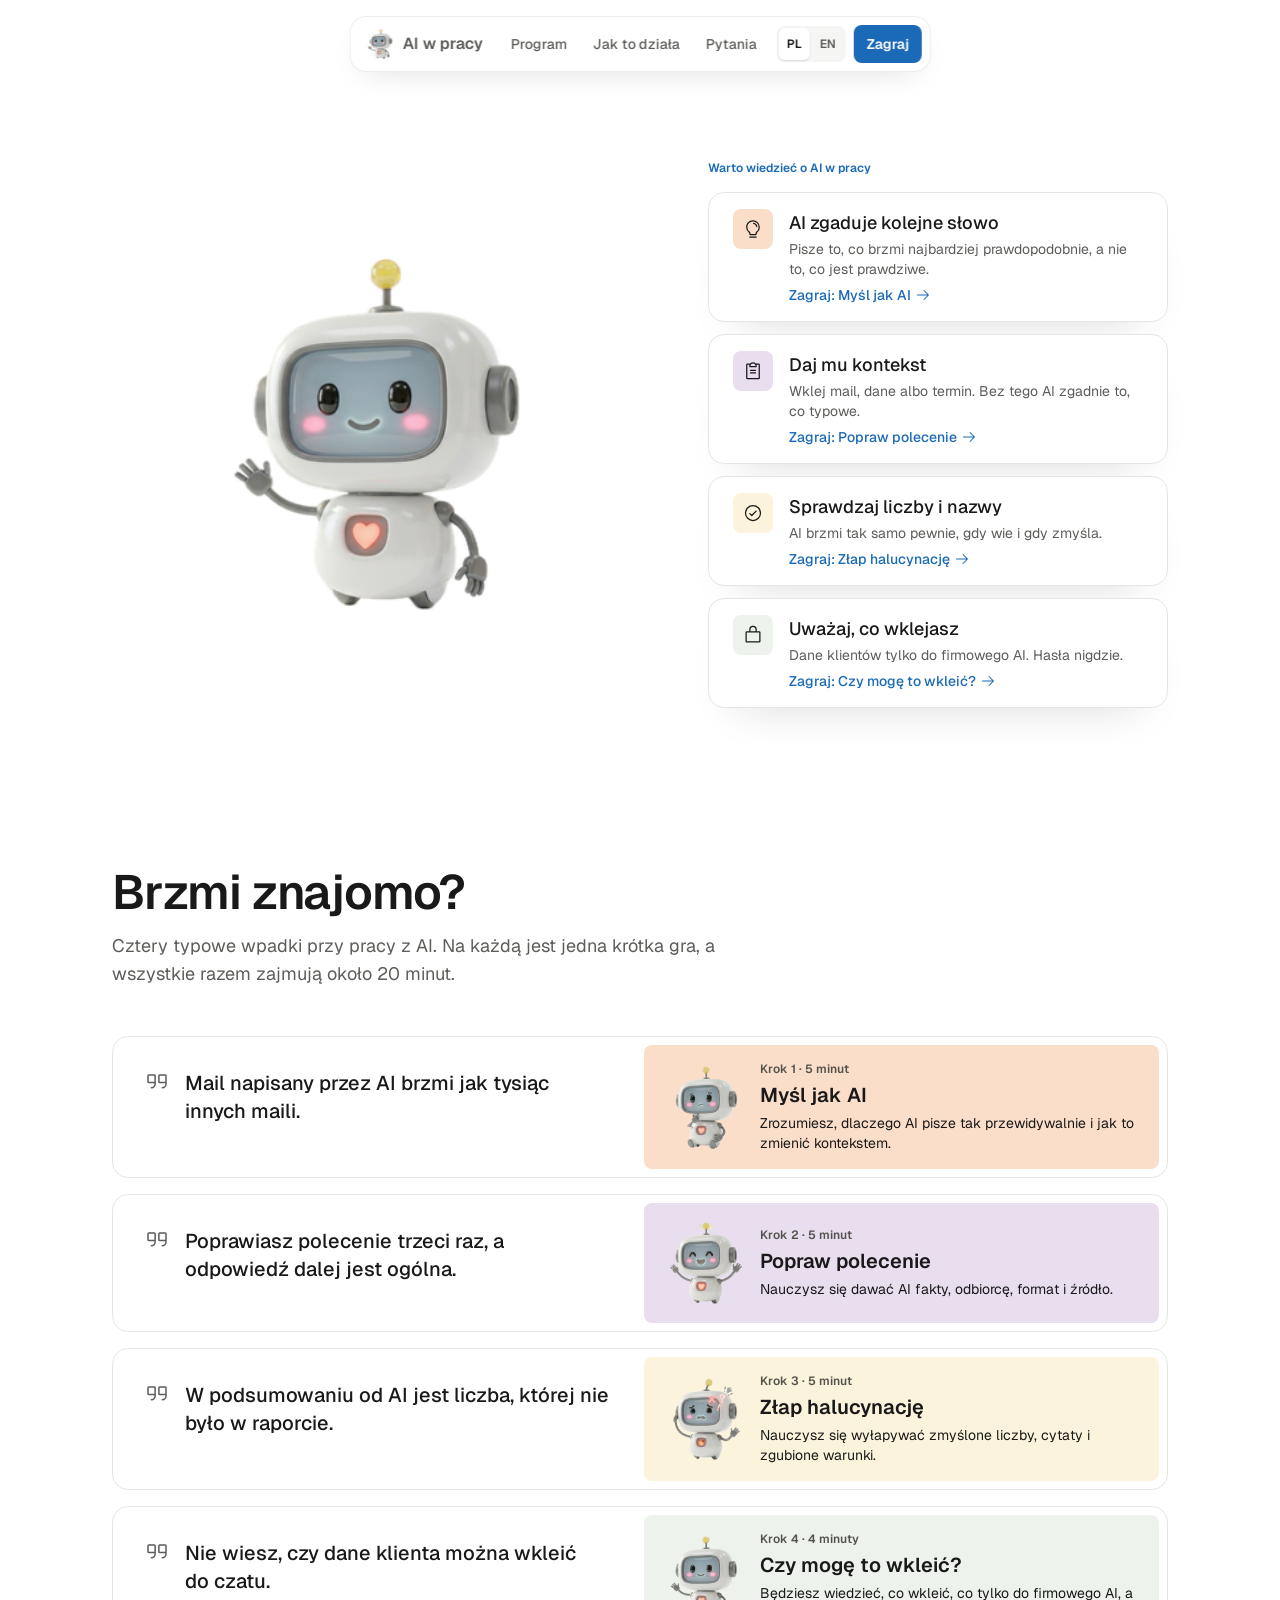
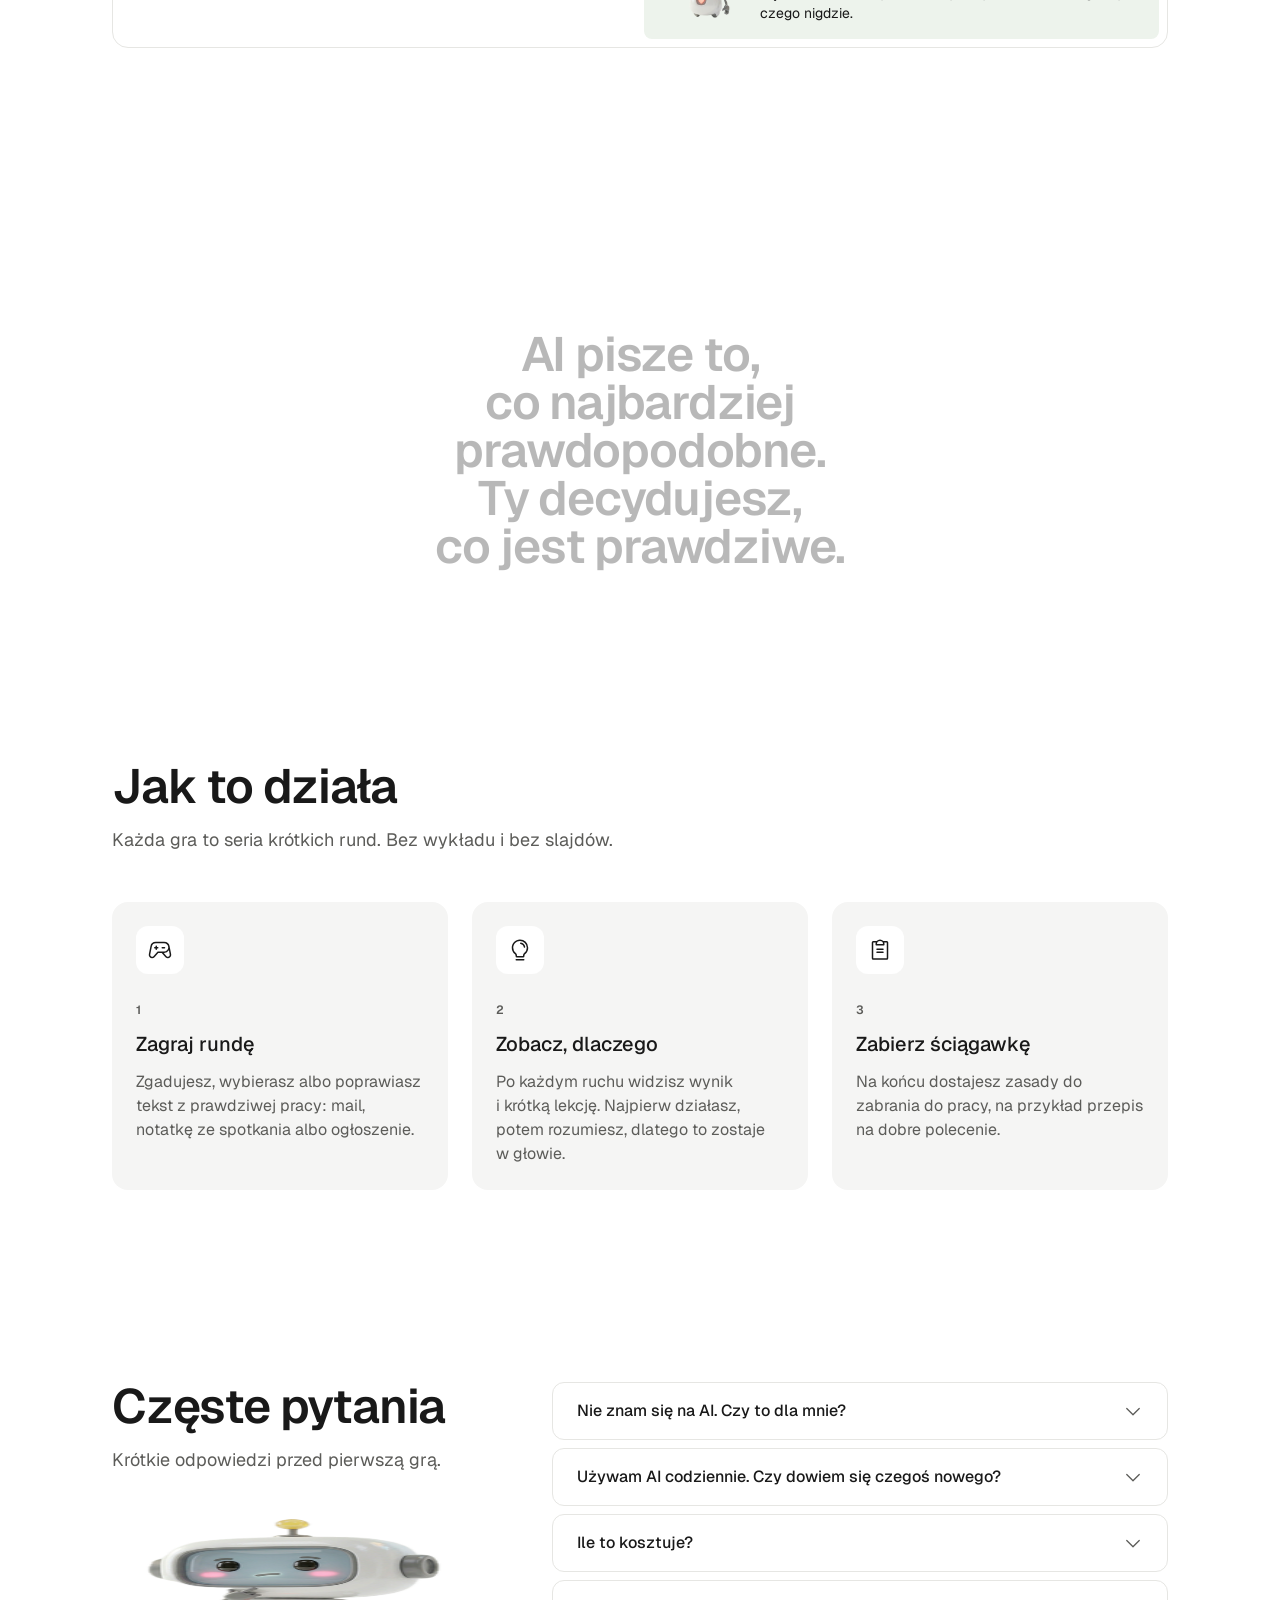
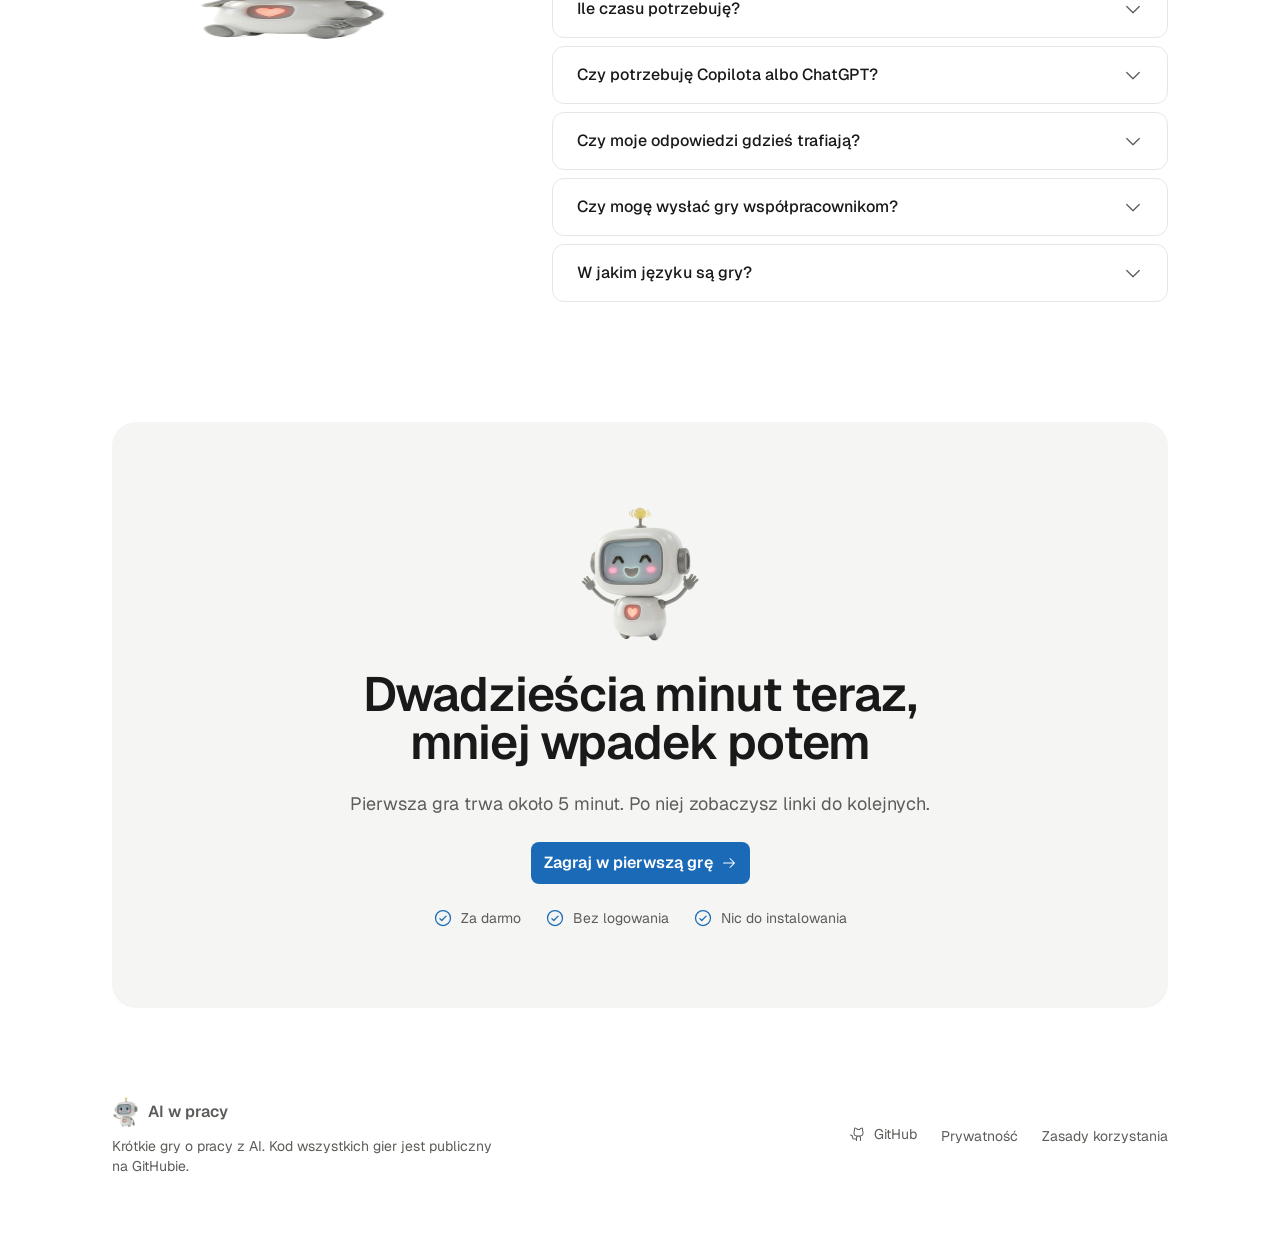
<file: index.html>
<!doctype html>
<html lang="pl">
<head>
<meta charset="utf-8">
<meta name="viewport" content="width=device-width, initial-scale=1">
<meta name="color-scheme" content="light">
<title>AI w pracy: pracuj z AI bez wpadek</title>
<meta name="description" content="Cztery krótkie gry dla osób, które używają Copilota albo ChatGPT. W 20 minut nauczysz się pisać lepsze polecenia, wyłapywać zmyślone liczby i chronić dane firmy. Za darmo, bez logowania. Also in English.">
<link rel="canonical" href="https://kian09j.github.io/">
<!-- Link preview for LinkedIn and other social sites -->
<meta property="og:type" content="website">
<meta property="og:url" content="https://kian09j.github.io/">
<meta property="og:title" content="AI w pracy: pracuj z AI bez wpadek">
<meta property="og:description" content="Cztery krótkie gry, około 20 minut, za darmo i bez logowania. PL / EN.">
<meta property="og:image" content="https://kian09j.github.io/og-image.png">
<meta property="og:image:width" content="1200">
<meta property="og:image:height" content="630">
<meta property="og:image:alt" content="Robot Bajtek i tytuł serii AI w pracy">
<meta name="twitter:card" content="summary_large_image">
<link rel="icon" href="data:image/svg+xml,%3Csvg xmlns='http://www.w3.org/2000/svg' viewBox='0 0 120 120'%3E%3Cpath d='M60 26V13' stroke='%2337352f' stroke-width='5' stroke-linecap='round'/%3E%3Ccircle cx='60' cy='10' r='8' fill='%23f5c84c' stroke='%2337352f' stroke-width='4'/%3E%3Crect x='10' y='26' width='100' height='84' rx='28' fill='%23ffffff' stroke='%2337352f' stroke-width='6'/%3E%3Crect x='24' y='42' width='72' height='52' rx='16' fill='%23f1f1ef' stroke='%2337352f' stroke-width='4'/%3E%3Cellipse cx='45' cy='66' rx='7' ry='10' fill='%2337352f'/%3E%3Cellipse cx='75' cy='66' rx='7' ry='10' fill='%2337352f'/%3E%3C/svg%3E">
<link rel="preload" href="fonts/geist-latin-wght-normal.woff2" as="font" type="font/woff2" crossorigin>
<link rel="preload" href="fonts/geist-latin-ext-wght-normal.woff2" as="font" type="font/woff2" crossorigin>
<link rel="stylesheet" href="site.css">
<script>document.documentElement.classList.add("js");</script>
<style>
  :root {
    --success: #2a7348;
    --success-soft: #e2f1e7;
    --bar: #ececea;
    --bar-top: #d3e5f6;
  }

  /* Nav: a small button for the main action, from 768px up (on phones it lives in the menu) */
  .nav-cta { display: none; }
  @media (min-width: 768px) { .nav-cta { display: inline-flex; } }

  /* Hero: a big Bajtek on the left, tip cards on the right */
  .hero-inner { display: grid; justify-items: center; gap: var(--space-300); padding-top: var(--space-900); padding-bottom: var(--space-700); }
  .hero-bajtek { width: auto; height: 180px; animation: float 6s ease-in-out infinite; }
  @keyframes float { 50% { transform: translateY(calc(var(--space-100) * -1)); } }
  .hero-inner .tips { width: 100%; max-width: 560px; }
  @media (min-width: 960px) {
    .hero { padding-top: var(--space-700); }
    .hero-inner { grid-template-columns: minmax(0, 1fr) minmax(0, 460px); align-items: center; gap: var(--space-600); }
    .hero-bajtek { height: 380px; }
    .hero-inner .tips { max-width: none; }
  }

  /* Tips: four short cards about how AI works, each tied to the game that teaches it */
  .tips { position: relative; display: flex; flex-direction: column; gap: var(--space-200); }
  .tips-kicker { color: var(--accent); }
  .tip-list { display: flex; flex-direction: column; gap: var(--space-100); }
  .tip {
    display: flex; align-items: flex-start; gap: var(--space-200); padding: var(--space-200) var(--space-300);
    border: 1px solid var(--line); border-radius: var(--radius-2xl); background: var(--bg);
    box-shadow: 0 24px 48px -32px rgba(25, 25, 25, 0.22);
    transition: border-color var(--dur-hover) var(--ease), transform var(--dur) var(--ease);
  }
  .tip:hover { border-color: var(--line-strong); transform: translateY(-2px); }
  .tip-icon { flex-shrink: 0; display: grid; place-items: center; width: 40px; height: 40px; border-radius: var(--radius-lg); background: var(--tint); color: var(--text); }
  .tip-copy { display: flex; flex-direction: column; gap: var(--space-25); min-width: 0; }
  .tip-link { margin-top: var(--space-50); color: var(--accent); text-decoration: none; display: inline-flex; align-items: center; gap: var(--space-50); width: fit-content; }
  .tip-link:hover { text-decoration: underline; text-underline-offset: 4px; }

  /* Sections */
  .section { padding-block: var(--space-700); scroll-margin-top: var(--space-800); }
  @media (min-width: 768px) { .section { padding-block: var(--space-900); } }
  .section-head { display: flex; flex-direction: column; gap: var(--space-200); max-width: 680px; margin-bottom: var(--space-600); }
  .section-cta { display: flex; flex-wrap: wrap; align-items: center; gap: var(--space-100) var(--space-200); margin-top: var(--space-600); }

  /* Problem and fix: each everyday blunder next to the game that fixes it.
     Card radius 16 with 8 inside, so the tinted panel gets 8. */
  .fixes { display: flex; flex-direction: column; gap: var(--space-200); }
  .fix {
    display: grid; gap: var(--space-75); padding: var(--space-75);
    border: 1px solid var(--line); border-radius: var(--radius-2xl); background: var(--bg);
    transition: border-color var(--dur-hover) var(--ease);
  }
  .fix:hover { border-color: var(--line-strong); }
  @media (min-width: 768px) { .fix { grid-template-columns: minmax(0, 1fr) minmax(0, 1fr); } }
  .fix-problem { display: flex; align-items: flex-start; gap: var(--space-200); padding: var(--space-300); }
  .fix-problem .icon { color: var(--muted); }
  .fix-solution { display: flex; align-items: center; gap: var(--space-200); padding: var(--space-200) var(--space-300); border-radius: var(--radius-lg); background: var(--tint); }
  .fix-solution img { flex-shrink: 0; width: auto; height: 88px; transform-origin: 50% 100%; transition: transform var(--dur) var(--ease); }
  .fix:hover .fix-solution img { transform: translateY(calc(var(--space-50) * -1)) rotate(-3deg); }
  .fix-copy { display: flex; flex-direction: column; gap: var(--space-50); }
  .fix-step { color: var(--on-tint); }
  .fix-name a { text-decoration: none; }
  .fix-name a:hover { text-decoration: underline; text-underline-offset: 4px; }

  /* Tagline reveal: each word goes from muted to full color as the section scrolls into view */
  .tagline { padding-block: var(--space-700); }
  @media (min-width: 768px) { .tagline { padding-block: var(--space-900); } }
  .tagline-text { max-width: 680px; margin-inline: auto; text-align: center; }
  /* One phrase per line; a phrase too long for a phone splits into balanced halves, never one lone word */
  .tl-line { display: block; text-wrap: balance; }
  .tagline .w { opacity: 0.3; transition: opacity var(--dur) var(--ease); }
  .tagline .w.on { opacity: 1; }

  /* How it works */
  .steps { display: grid; gap: var(--space-300); }
  @media (min-width: 768px) { .steps { grid-template-columns: repeat(3, 1fr); } }
  .step { display: flex; flex-direction: column; gap: var(--space-100); padding: var(--space-300); border-radius: var(--radius-2xl); background: var(--surface); }
  .step-icon { display: grid; place-items: center; width: 48px; height: 48px; margin-bottom: var(--space-200); border-radius: var(--radius-xl); background: var(--bg); }

  /* FAQ */
  .faq-grid { display: grid; gap: var(--space-600); }
  .faq-head { display: flex; flex-direction: column; gap: var(--space-200); }
  .faq-art { display: none; width: auto; height: 128px; margin-top: var(--space-300); }
  @media (min-width: 960px) {
    .faq-grid { grid-template-columns: minmax(0, 360px) minmax(0, 1fr); gap: var(--space-800); align-items: start; }
    .faq-head { position: sticky; top: var(--space-900); }
    .faq-art { display: block; }
  }
  .faq-list { display: flex; flex-direction: column; gap: var(--space-75); }
  .faq-item { border: 1px solid var(--line); border-radius: var(--radius-xl); background: var(--bg); transition: border-color var(--dur-hover) var(--ease); }
  .faq-item:hover, .faq-item[open] { border-color: var(--line-strong); }
  .faq-item summary {
    display: flex; align-items: center; justify-content: space-between; gap: var(--space-200);
    padding: var(--space-200) var(--space-300); border-radius: var(--radius-xl); cursor: pointer; list-style: none;
  }
  .faq-item summary::-webkit-details-marker { display: none; }
  .faq-item summary .icon { color: var(--muted); transition: transform var(--dur) var(--ease), color var(--dur-hover) var(--ease); }
  .faq-item summary:hover .icon { color: var(--text); }
  .faq-item[open] summary .icon { transform: rotate(180deg); }
  .faq-answer { padding: 0 var(--space-300) var(--space-200); }
  .faq-answer a { color: var(--accent); text-underline-offset: 4px; }
  .faq-item[open] .faq-answer { animation: rise-in var(--dur) var(--ease); }

  /* Final call to action, identical to the top one */
  .final { padding-block: var(--space-300) var(--space-500); }
  .final-card {
    display: flex; flex-direction: column; align-items: center; gap: var(--space-300); text-align: center;
    padding: var(--space-700) var(--space-300); border-radius: var(--radius-3xl); background: var(--surface);
  }
  @media (min-width: 768px) { .final-card { padding: var(--space-800) var(--space-600); } }
  .final-card img { width: auto; height: 144px; }
  .final-card h2, .final-sub { max-width: 680px; }
  .assurances { display: flex; flex-wrap: wrap; justify-content: center; gap: var(--space-100) var(--space-300); }
  .assurances li { display: flex; align-items: center; gap: var(--space-75); }
  .assurances .icon { color: var(--accent); }

  /* Mobile menu: the toggle's two lines turn into a cross, the panel covers the full height */
  .menu-toggle {
    display: flex; flex-direction: column; align-items: center; justify-content: center; gap: var(--space-50);
    width: 36px; height: 36px; border: 0; border-radius: var(--radius-lg); background: transparent; color: var(--text); cursor: pointer;
    transition: background-color var(--dur-hover) var(--ease);
  }
  .menu-toggle:hover { background: var(--surface); }
  .menu-toggle span { display: block; width: 16px; height: 2px; border-radius: var(--radius-full); background: currentColor; transition: transform var(--dur) var(--ease); }
  .menu-open .menu-toggle span:first-child { transform: translateY(3px) rotate(45deg); }
  .menu-open .menu-toggle span:last-child { transform: translateY(-3px) rotate(-45deg); }
  .menu {
    position: fixed; inset: 0; z-index: 40; overflow-y: auto; padding-top: var(--space-900);
    background: var(--panel-bg); -webkit-backdrop-filter: blur(24px); backdrop-filter: blur(24px);
    opacity: 0; visibility: hidden; transition: opacity var(--dur) var(--ease), visibility 0s var(--ease) var(--dur);
  }
  .menu-open .menu { opacity: 1; visibility: visible; transition: opacity var(--dur) var(--ease); }
  .menu ul { display: flex; flex-direction: column; gap: var(--space-75); padding-top: var(--space-400); }
  .menu li { opacity: 0; transform: translateY(var(--space-300)); transition: opacity var(--dur) var(--ease), transform var(--dur) var(--ease); }
  .menu-open .menu li { opacity: 1; transform: none; transition-delay: var(--d); }
  .menu-link { display: block; padding-block: var(--space-75); text-decoration: none; }
  .menu-link[aria-current] { color: var(--accent); }
  .menu .btn { margin-top: var(--space-300); }
  @media (min-width: 768px) { .menu-toggle, .menu { display: none; } }

  /* Scroll reveals: rise 32px and fade in once */
  .js .reveal { opacity: 0; transform: translateY(var(--space-400)); transition: opacity var(--dur-reveal) var(--ease), transform var(--dur-reveal) var(--ease); }
  .js .reveal.in { opacity: 1; transform: none; }
  .js .stagger > * { opacity: 0; }
  .js .stagger.in > * { opacity: 1; animation: rise var(--dur-reveal) var(--ease) backwards; animation-delay: calc(var(--i, 0) * 80ms); }
  .js .reveal.instant, .js .stagger.instant > * { transition: none; animation: none; }
  @keyframes rise { from { opacity: 0; transform: translateY(var(--space-400)); } }
  @keyframes fade { from { opacity: 0; } }

  .noscript { padding-top: var(--space-900); padding-bottom: var(--space-700); display: flex; flex-direction: column; gap: var(--space-200); }

  @media (prefers-reduced-motion: reduce) {
    .js .reveal { transform: none; }
    .js .stagger.in > *, .faq-item[open] .faq-answer { animation-name: fade; }
    .tagline .w { opacity: 1; transition: none; }
    .tip, .tip:hover { transition: none; transform: none; }
    .hero-bajtek { animation: none; }
    .menu li { transform: none; }
    .fix:hover .fix-solution img, .faq-item[open] summary .icon { transform: none; }
  }
</style>
</head>
<body>

<a class="skip button-sm" id="skip" href="#main">Przejdź do treści</a>

<nav class="nav" id="nav" aria-label="Nawigacja">
  <a class="logo body-1" href="./"><img src="bajtek/idle.png" alt="" width="248" height="288"><span class="logo-text" id="logo-text">AI <span>w pracy</span></span></a>
  <div class="nav-links" id="nav-links"></div>
  <div class="lang" id="lang" role="group" aria-label="Język / Language">
    <button type="button" class="button-xsm" data-lang="pl" aria-pressed="true">PL</button>
    <button type="button" class="button-xsm" data-lang="en" aria-pressed="false">EN</button>
  </div>
  <a class="btn btn-primary button-sm nav-cta" id="nav-cta" href="/mysl_jak_ai/">Zagraj</a>
  <button type="button" class="menu-toggle" id="menu-toggle" aria-expanded="false" aria-controls="menu" aria-label="Otwórz menu"><span></span><span></span></button>
</nav>
<div class="menu" id="menu" inert><ul class="container" id="menu-list"></ul></div>

<main id="main" tabindex="-1">
  <noscript>
    <div class="container noscript">
      <h1 class="heading-3">AI w pracy</h1>
      <p class="body-3"><a href="/mysl_jak_ai/">Myśl jak AI</a></p>
      <p class="body-3"><a href="/popraw_polecenie/">Popraw polecenie</a></p>
      <p class="body-3"><a href="/zlap_halucynacje/">Złap halucynację</a></p>
      <p class="body-3"><a href="/czy_moge_to_wkleic/">Czy mogę to wkleić?</a></p>
    </div>
  </noscript>
</main>
<footer class="footer" id="footer"></footer>

<script>
const GITHUB = "https://github.com/kian09j";

// Phosphor icons (regular weight), inlined so nothing loads from a CDN
const ICONS = {
  "arrow-right": "M221.66,133.66l-72,72a8,8,0,0,1-11.32-11.32L196.69,136H40a8,8,0,0,1,0-16H196.69L138.34,61.66a8,8,0,0,1,11.32-11.32l72,72A8,8,0,0,1,221.66,133.66Z",
  "caret-down": "M213.66,101.66l-80,80a8,8,0,0,1-11.32,0l-80-80A8,8,0,0,1,53.66,90.34L128,164.69l74.34-74.35a8,8,0,0,1,11.32,11.32Z",
  "check-circle": "M173.66,98.34a8,8,0,0,1,0,11.32l-56,56a8,8,0,0,1-11.32,0l-24-24a8,8,0,0,1,11.32-11.32L112,148.69l50.34-50.35A8,8,0,0,1,173.66,98.34ZM232,128A104,104,0,1,1,128,24,104.11,104.11,0,0,1,232,128Zm-16,0a88,88,0,1,0-88,88A88.1,88.1,0,0,0,216,128Z",
  "clipboard-text": "M168,152a8,8,0,0,1-8,8H96a8,8,0,0,1,0-16h64A8,8,0,0,1,168,152Zm-8-40H96a8,8,0,0,0,0,16h64a8,8,0,0,0,0-16Zm56-64V216a16,16,0,0,1-16,16H56a16,16,0,0,1-16-16V48A16,16,0,0,1,56,32H92.26a47.92,47.92,0,0,1,71.48,0H200A16,16,0,0,1,216,48ZM96,64h64a32,32,0,0,0-64,0ZM200,48H173.25A47.93,47.93,0,0,1,176,64v8a8,8,0,0,1-8,8H88a8,8,0,0,1-8-8V64a47.93,47.93,0,0,1,2.75-16H56V216H200Z",
  "game-controller": "M176,112H152a8,8,0,0,1,0-16h24a8,8,0,0,1,0,16ZM104,96H96V88a8,8,0,0,0-16,0v8H72a8,8,0,0,0,0,16h8v8a8,8,0,0,0,16,0v-8h8a8,8,0,0,0,0-16ZM241.48,200.65a36,36,0,0,1-54.94,4.81c-.12-.12-.24-.24-.35-.37L146.48,160h-37L69.81,205.09l-.35.37A36.08,36.08,0,0,1,44,216,36,36,0,0,1,8.56,173.75a.68.68,0,0,1,0-.14L24.93,89.52A59.88,59.88,0,0,1,83.89,40H172a60.08,60.08,0,0,1,59,49.25c0,.06,0,.12,0,.18l16.37,84.17a.68.68,0,0,1,0,.14A35.74,35.74,0,0,1,241.48,200.65ZM172,144a44,44,0,0,0,0-88H83.89A43.9,43.9,0,0,0,40.68,92.37l0,.13L24.3,176.59A20,20,0,0,0,58,194.3l41.92-47.59a8,8,0,0,1,6-2.71Zm59.7,32.59-8.74-45A60,60,0,0,1,172,160h-4.2L198,194.31a20.09,20.09,0,0,0,17.46,5.39,20,20,0,0,0,16.23-23.11Z",
  "github-logo": "M208.31,75.68A59.78,59.78,0,0,0,202.93,28,8,8,0,0,0,196,24a59.75,59.75,0,0,0-48,24H124A59.75,59.75,0,0,0,76,24a8,8,0,0,0-6.93,4,59.78,59.78,0,0,0-5.38,47.68A58.14,58.14,0,0,0,56,104v8a56.06,56.06,0,0,0,48.44,55.47A39.8,39.8,0,0,0,96,192v8H72a24,24,0,0,1-24-24A40,40,0,0,0,8,136a8,8,0,0,0,0,16,24,24,0,0,1,24,24,40,40,0,0,0,40,40H96v16a8,8,0,0,0,16,0V192a24,24,0,0,1,48,0v40a8,8,0,0,0,16,0V192a39.8,39.8,0,0,0-8.44-24.53A56.06,56.06,0,0,0,216,112v-8A58.14,58.14,0,0,0,208.31,75.68ZM200,112a40,40,0,0,1-40,40H112a40,40,0,0,1-40-40v-8a41.74,41.74,0,0,1,6.9-22.48A8,8,0,0,0,80,73.83a43.81,43.81,0,0,1,.79-33.58,43.88,43.88,0,0,1,32.32,20.06A8,8,0,0,0,119.82,64h32.35a8,8,0,0,0,6.74-3.69,43.87,43.87,0,0,1,32.32-20.06A43.81,43.81,0,0,1,192,73.83a8.09,8.09,0,0,0,1,7.65A41.72,41.72,0,0,1,200,104Z",
  "lightbulb": "M176,232a8,8,0,0,1-8,8H88a8,8,0,0,1,0-16h80A8,8,0,0,1,176,232Zm40-128a87.55,87.55,0,0,1-33.64,69.21A16.24,16.24,0,0,0,176,186v6a16,16,0,0,1-16,16H96a16,16,0,0,1-16-16v-6a16,16,0,0,0-6.23-12.66A87.59,87.59,0,0,1,40,104.49C39.74,56.83,78.26,17.14,125.88,16A88,88,0,0,1,216,104Zm-16,0a72,72,0,0,0-73.74-72c-39,.92-70.47,33.39-70.26,72.39a71.65,71.65,0,0,0,27.64,56.3A32,32,0,0,1,96,186v6h64v-6a32.15,32.15,0,0,1,12.47-25.35A71.65,71.65,0,0,0,200,104Zm-16.11-9.34a57.6,57.6,0,0,0-46.56-46.55,8,8,0,0,0-2.66,15.78c16.57,2.79,30.63,16.85,33.44,33.45A8,8,0,0,0,176,104a9,9,0,0,0,1.35-.11A8,8,0,0,0,183.89,94.66Z",
  "lock": "M208,80H176V56a48,48,0,0,0-96,0V80H48A16,16,0,0,0,32,96V208a16,16,0,0,0,16,16H208a16,16,0,0,0,16-16V96A16,16,0,0,0,208,80ZM96,56a32,32,0,0,1,64,0V80H96ZM208,208H48V96H208V208Z",
  "quotes": "M100,56H40A16,16,0,0,0,24,72v64a16,16,0,0,0,16,16h60v8a32,32,0,0,1-32,32,8,8,0,0,0,0,16,48.05,48.05,0,0,0,48-48V72A16,16,0,0,0,100,56Zm0,80H40V72h60ZM216,56H156a16,16,0,0,0-16,16v64a16,16,0,0,0,16,16h60v8a32,32,0,0,1-32,32,8,8,0,0,0,0,16,48.05,48.05,0,0,0,48-48V72A16,16,0,0,0,216,56Zm0,80H156V72h60Z"
};
const icon = (name, cls = "") => `<svg class="icon ${cls}" viewBox="0 0 256 256" fill="currentColor" aria-hidden="true" focusable="false"><path d="${ICONS[name]}"/></svg>`;

// The games, in the order of the learning path, each paired with the everyday problem it fixes.
// mood: which Bajtek picture (bajtek/<mood>.png) shows next to the game.
const GAMES = [
  { path: "/mysl_jak_ai/", mood: "think", tint: "#fadec9",
    pl: { name: "Myśl jak AI", minutes: "5 minut", problem: "Mail napisany przez AI brzmi jak tysiąc innych maili.", fix: "Zrozumiesz, dlaczego AI pisze tak przewidywalnie i jak to zmienić kontekstem." },
    en: { name: "Think like AI", minutes: "5 minutes", problem: "The email AI wrote sounds like a thousand others.", fix: "Learn why AI writes so predictably and how context changes that." } },
  { path: "/popraw_polecenie/", mood: "happy", tint: "#e8deee",
    pl: { name: "Popraw polecenie", minutes: "5 minut", problem: "Poprawiasz polecenie trzeci raz, a odpowiedź dalej jest ogólna.", fix: "Nauczysz się dawać AI fakty, odbiorcę, format i źródło." },
    en: { name: "Fix the prompt", minutes: "5 minutes", problem: "You rewrite the prompt a third time and the answer is still vague.", fix: "Learn to give AI facts, an audience, a format and a source." } },
  { path: "/zlap_halucynacje/", mood: "oops", tint: "#fbf3db",
    pl: { name: "Złap halucynację", minutes: "5 minut", problem: "W podsumowaniu od AI jest liczba, której nie było w raporcie.", fix: "Nauczysz się wyłapywać zmyślone liczby, cytaty i zgubione warunki." },
    en: { name: "Catch the hallucination", minutes: "5 minutes", problem: "The AI summary has a number that wasn't in the report.", fix: "Learn to catch made up numbers, quotes and dropped conditions." } },
  { path: "/czy_moge_to_wkleic/", mood: "idle", tint: "#edf3ec",
    pl: { name: "Czy mogę to wkleić?", minutes: "4 minuty", problem: "Nie wiesz, czy dane klienta można wkleić do czatu.", fix: "Będziesz wiedzieć, co wkleić, co tylko do firmowego AI, a czego nigdzie." },
    en: { name: "Can I paste this?", minutes: "4 minutes", problem: "You're not sure if client data can go into the chat.", fix: "Know what you can paste, what only goes into your company's AI, and what never does." } }
];

// Tips in the hero: one per game, in the same order, so each card can link to the game that goes deeper
const TIPS = [
  { icon: "lightbulb",
    pl: ["AI zgaduje kolejne słowo", "Pisze to, co brzmi najbardziej prawdopodobnie, a nie to, co jest prawdziwe."],
    en: ["AI guesses the next word", "It writes what sounds most likely, not what is true."] },
  { icon: "clipboard-text",
    pl: ["Daj mu kontekst", "Wklej mail, dane albo termin. Bez tego AI zgadnie to, co typowe."],
    en: ["Give it context", "Paste the email, the data or the deadline. Without it, AI guesses what's typical."] },
  { icon: "check-circle",
    pl: ["Sprawdzaj liczby i nazwy", "AI brzmi tak samo pewnie, gdy wie i gdy zmyśla."],
    en: ["Check numbers and names", "AI sounds just as sure when it knows as when it makes things up."] },
  { icon: "lock",
    pl: ["Uważaj, co wklejasz", "Dane klientów tylko do firmowego AI. Hasła nigdzie."],
    en: ["Watch what you paste", "Client data only goes into your company's AI. Passwords go nowhere."] }
];

const TEXT = {
  pl: {
    title: "AI w pracy: pracuj z AI bez wpadek",
    logo: 'AI <span>w pracy</span>',
    skip: "Przejdź do treści",
    navLabel: "Nawigacja",
    nav: ["Program", "Jak to działa", "Pytania"],
    navCta: "Zagraj",
    menuOpen: "Otwórz menu",
    menuClose: "Zamknij menu",
    h1: ["Pracuj z AI", "bez wpadek"],
    lead: "Cztery krótkie gry dla osób, które używają Copilota albo ChatGPT. W 20 minut nauczysz się pisać lepsze polecenia, wyłapywać zmyślone liczby i chronić dane firmy.",
    cta: "Zagraj w pierwszą grę",
    ctaNote: "Za darmo, bez logowania, około 20 minut",
    tipsKicker: "Warto wiedzieć o AI w pracy",
    tipsLabel: "Cztery rzeczy, które warto wiedzieć o AI w pracy",
    tipGame: "Zagraj:",
    programTitle: "Brzmi znajomo?",
    programLead: "Cztery typowe wpadki przy pracy z AI. Na każdą jest jedna krótka gra, a wszystkie razem zajmują około 20 minut.",
    step: "Krok",
    programNote: "Zacznij od kroku 1. Po każdej grze zobaczysz linki do kolejnych.",
    tagline: ["AI pisze to,", "co najbardziej prawdopodobne.", "Ty decydujesz,", "co jest prawdziwe."],
    howTitle: "Jak to działa",
    howLead: "Każda gra to seria krótkich rund. Bez wykładu i bez slajdów.",
    how: [
      ["game-controller", "Zagraj rundę", "Zgadujesz, wybierasz albo poprawiasz tekst z prawdziwej pracy: mail, notatkę ze spotkania albo ogłoszenie."],
      ["lightbulb", "Zobacz, dlaczego", "Po każdym ruchu widzisz wynik i krótką lekcję. Najpierw działasz, potem rozumiesz, dlatego to zostaje w głowie."],
      ["clipboard-text", "Zabierz ściągawkę", "Na końcu dostajesz zasady do zabrania do pracy, na przykład przepis na dobre polecenie."]
    ],
    faqTitle: "Częste pytania",
    faqLead: "Krótkie odpowiedzi przed pierwszą grą.",
    faq: [
      ["Nie znam się na AI. Czy to dla mnie?", "Tak. Pierwsza gra zaczyna od podstaw: pokazuje, jak AI w ogóle pisze tekst. Nie musisz nic wiedzieć wcześniej."],
      ["Używam AI codziennie. Czy dowiem się czegoś nowego?", "Prawdopodobnie tak. Gry 3 i 4 uczą rzeczy, które łatwo przeoczyć nawet przy codziennej pracy z AI: zgubionych warunków, zmyślonych źródeł i tego, czego nie wklejać do darmowego czatu."],
      ["Ile to kosztuje?", "Nic. Wszystkie gry są za darmo i nie trzeba zakładać konta."],
      ["Ile czasu potrzebuję?", "Około 5 minut na grę, czyli około 20 minut na wszystkie cztery. Możesz zagrać w jedną dziś, a w kolejną jutro."],
      ["Czy potrzebuję Copilota albo ChatGPT?", "Nie. Gry działają same w przeglądarce i nie łączą się z żadnym narzędziem AI. To, czego się nauczysz, wykorzystasz potem w narzędziu, którego używasz w pracy."],
      ["Czy moje odpowiedzi gdzieś trafiają?", "Nie. Nie ma kont, plików cookie ani statystyk odwiedzin. Przeglądarka zapamiętuje tylko wybrany język, a odpowiedzi znikają po zamknięciu strony.", ["Więcej o prywatności", "privacy.html#privacy"]],
      ["Czy mogę wysłać gry współpracownikom?", "Tak. Wystarczy wysłać link do tej strony. Gry działają bez logowania, na telefonie i na komputerze."],
      ["W jakim języku są gry?", "Po polsku i po angielsku. Język zmienisz przełącznikiem PL / EN u góry strony, a gry zapamiętają Twój wybór."]
    ],
    finalTitle: ["Dwadzieścia minut teraz,", "mniej wpadek potem"],
    finalLead: "Pierwsza gra trwa około 5 minut. Po niej zobaczysz linki do kolejnych.",
    assurances: ["Za darmo", "Bez logowania", "Nic do instalowania"],
    footer: "Krótkie gry o pracy z AI. Kod wszystkich gier jest publiczny na GitHubie.",
    privacy: "Prywatność",
    terms: "Zasady korzystania"
  },
  en: {
    title: "AI at work: use AI without blunders",
    logo: 'AI <span>at work</span>',
    skip: "Skip to content",
    navLabel: "Navigation",
    nav: ["What you learn", "How it works", "FAQ"],
    navCta: "Play",
    menuOpen: "Open menu",
    menuClose: "Close menu",
    h1: ["Use AI at work", "without blunders"],
    lead: "Four short games for people who use Copilot or ChatGPT. In 20 minutes you learn to write better prompts, catch made up numbers and keep company data safe.",
    cta: "Play the first game",
    ctaNote: "Free, no sign up, about 20 minutes",
    tipsKicker: "Good to know about AI at work",
    tipsLabel: "Four things worth knowing about AI at work",
    tipGame: "Play:",
    programTitle: "Sound familiar?",
    programLead: "Four common blunders when working with AI. Each one has its own short game, and all four take about 20 minutes.",
    step: "Step",
    programNote: "Start with step 1. After each game you'll see links to the next ones.",
    tagline: ["AI writes", "what sounds most likely.", "You decide", "what is true."],
    howTitle: "How it works",
    howLead: "Each game is a series of short rounds. No lecture, no slides.",
    how: [
      ["game-controller", "Play a round", "Guess, choose or fix a piece of real work: an email, meeting notes or a job ad."],
      ["lightbulb", "See why", "After every move you see the result and a short lesson. You act first and understand second, which is why it sticks."],
      ["clipboard-text", "Take the cheat sheet", "At the end you get rules to take back to work, like the recipe for a good prompt."]
    ],
    faqTitle: "Common questions",
    faqLead: "Quick answers before your first game.",
    faq: [
      ["I don't know much about AI. Is this for me?", "Yes. The first game starts from the basics: how AI writes text in the first place. You don't need to know anything beforehand."],
      ["I use AI every day. Will I learn anything new?", "Probably. Games 3 and 4 cover things that are easy to miss even with daily use: dropped conditions, made up sources, and what never to paste into a free chat."],
      ["How much does it cost?", "Nothing. All the games are free and you don't need an account."],
      ["How much time do I need?", "About 5 minutes per game, so about 20 minutes for all four. You can play one today and the next one tomorrow."],
      ["Do I need Copilot or ChatGPT?", "No. The games run on their own in your browser and don't connect to any AI tool. You use what you learn later, in the tool you have at work."],
      ["Do my answers go anywhere?", "No. There are no accounts, cookies or visitor statistics. Your browser only remembers the language you picked, and your answers are gone when you close the page.", ["More about privacy", "privacy.html#privacy"]],
      ["Can I send the games to coworkers?", "Yes. Just send them the link to this page. The games work without signing up, on phones and computers."],
      ["Which languages are the games in?", "Polish and English. Switch with PL / EN at the top of the page, and the games will remember your choice."]
    ],
    finalTitle: ["Twenty minutes now,", "fewer blunders later"],
    finalLead: "The first game takes about 5 minutes. When it ends, you'll see links to the next ones.",
    assurances: ["Free", "No sign up", "Nothing to install"],
    footer: "Short games about working with AI. The code for every game is public on GitHub.",
    privacy: "Privacy",
    terms: "Terms of use"
  }
};

const SECTIONS = ["program", "how", "faq"];
let lang = "pl";
let T = TEXT.pl;
const $ = (id) => document.getElementById(id);
const root = document.documentElement;
const reduceMotion = window.matchMedia("(prefers-reduced-motion: reduce)");

function esc(s) {
  return String(s).replace(/[&<>"']/g, (c) => ({ "&": "&amp;", "<": "&lt;", ">": "&gt;", '"': "&quot;", "'": "&#39;" }[c]));
}
// Headline lines: one per row from 768px up (each balanced if it must wrap), flowing freely on phones
const lines = (arr) => arr.map((l) => `<span class="line">${esc(l)}</span>`).join(" ");
const gameHref = (g) => `${g.path}?lang=${lang}`;

function ctaButton() {
  return `<a class="btn btn-primary button-md" href="${gameHref(GAMES[0])}">${esc(T.cta)}${icon("arrow-right", "icon-sm icon-move")}</a>`;
}

function tipsHTML() {
  return `
    <aside class="tips" aria-label="${esc(T.tipsLabel)}">
      <p class="caption-3 tips-kicker">${esc(T.tipsKicker)}</p>
      <ul class="tip-list stagger" data-key="tips">
        ${TIPS.map((t, i) => {
          const [title, text] = t[lang];
          const g = GAMES[i];
          return `
          <li class="tip" style="--tint:${g.tint}; --i:${i}">
            <span class="tip-icon">${icon(t.icon)}</span>
            <div class="tip-copy">
              <h2 class="title-2">${esc(title)}</h2>
              <p class="body-6 muted">${esc(text)}</p>
              <a class="tip-link caption-1" href="${gameHref(g)}">${esc(T.tipGame)} ${esc(g[lang].name)}${icon("arrow-right", "icon-sm icon-move")}</a>
            </div>
          </li>`;
        }).join("")}
      </ul>
    </aside>`;
}

function render() {
  $("main").innerHTML = `
    <section class="hero" id="top" aria-labelledby="hero-title">
      <div class="container hero-inner">
        <h1 id="hero-title" class="sr-only">${esc(T.h1.join(" "))}</h1>
        <img class="hero-bajtek" src="bajtek/idle.png" alt="" width="248" height="288">
        ${tipsHTML()}
      </div>
    </section>

    <section class="section container" id="program" aria-labelledby="program-title">
      <header class="section-head reveal" data-key="program-head">
        <h2 id="program-title" class="heading-4 md:heading-2">${esc(T.programTitle)}</h2>
        <p class="body-8 muted">${esc(T.programLead)}</p>
      </header>
      <ol class="fixes stagger" data-key="fixes">
        ${GAMES.map((g, i) => {
          const d = g[lang];
          return `
          <li class="fix" style="--tint:${g.tint}; --i:${i}">
            <div class="fix-problem">${icon("quotes", "icon-lg")}<p class="title-1">${esc(d.problem)}</p></div>
            <div class="fix-solution">
              <img src="bajtek/${g.mood}.png" alt="" loading="lazy" width="248" height="288">
              <div class="fix-copy">
                <p class="caption-3 fix-step">${esc(T.step)} ${i + 1} · ${esc(d.minutes)}</p>
                <h3 class="heading-6 fix-name"><a href="${gameHref(g)}">${esc(d.name)}</a></h3>
                <p class="body-6">${esc(d.fix)}</p>
              </div>
            </div>
          </li>`;
        }).join("")}
      </ol>
      <div class="section-cta reveal" data-key="program-cta">
        ${ctaButton()}
        <p class="caption-2 muted">${esc(T.programNote)}</p>
      </div>
    </section>

    <section class="tagline container">
      <p class="tagline-text heading-3 md:heading-2" id="tagline-text">${T.tagline.map((s) => `<span class="tl-line">${s.split(" ").map((w) => `<span class="w">${esc(w)}</span>`).join(" ")}</span>`).join(" ")}</p>
    </section>

    <section class="section container" id="how" aria-labelledby="how-title">
      <header class="section-head reveal" data-key="how-head">
        <h2 id="how-title" class="heading-4 md:heading-2">${esc(T.howTitle)}</h2>
        <p class="body-8 muted">${esc(T.howLead)}</p>
      </header>
      <ol class="steps stagger" data-key="steps">
        ${T.how.map(([ic, title, text], i) => `
          <li class="step" style="--i:${i}">
            <span class="step-icon">${icon(ic, "icon-lg")}</span>
            <p class="caption-3 muted">${i + 1}</p>
            <h3 class="title-1">${esc(title)}</h3>
            <p class="body-3 muted">${esc(text)}</p>
          </li>`).join("")}
      </ol>
    </section>

    <section class="section container" id="faq" aria-labelledby="faq-title">
      <div class="faq-grid">
        <header class="faq-head reveal" data-key="faq-head">
          <h2 id="faq-title" class="heading-4 md:heading-2">${esc(T.faqTitle)}</h2>
          <p class="body-8 muted">${esc(T.faqLead)}</p>
          <img class="faq-art" src="bajtek/think.png" alt="" loading="lazy" width="248" height="288">
        </header>
        <div class="faq-list reveal" data-key="faq-list">
          ${T.faq.map(([q, a, link]) => `
            <details class="faq-item">
              <summary class="title-3">${esc(q)}${icon("caret-down")}</summary>
              <div class="faq-answer body-3 muted"><p>${esc(a)}${link ? ` <a href="${link[1].replace("#", `?lang=${lang}#`)}">${esc(link[0])}</a>` : ""}</p></div>
            </details>`).join("")}
        </div>
      </div>
    </section>

    <section class="final container" aria-labelledby="final-title">
      <div class="final-card reveal" data-key="final">
        <img src="bajtek/happy.png" alt="" loading="lazy" width="248" height="288">
        <h2 id="final-title" class="heading-4 md:heading-2">${lines(T.finalTitle)}</h2>
        <p class="final-sub body-8 muted">${esc(T.finalLead)}</p>
        ${ctaButton()}
        <ul class="assurances">${T.assurances.map((a) => `<li class="body-6 muted">${icon("check-circle")}${esc(a)}</li>`).join("")}</ul>
      </div>
    </section>`;

  $("footer").innerHTML = `
    <div class="container footer-inner">
      <div class="footer-brand">
        <a class="logo body-1" href="./"><img src="bajtek/idle.png" alt="" width="248" height="288" loading="lazy"><span>${T.logo}</span></a>
        <p class="body-6 muted">${esc(T.footer)}</p>
      </div>
      <ul class="footer-links">
        <li><a class="body-6" href="${GITHUB}">${icon("github-logo", "icon-sm")}GitHub</a></li>
        <li><a class="body-6" href="privacy.html?lang=${lang}#privacy">${esc(T.privacy)}</a></li>
        <li><a class="body-6" href="privacy.html?lang=${lang}#terms">${esc(T.terms)}</a></li>
      </ul>
    </div>`;

  // Navigation: desktop links and the mobile panel share the same labels
  $("nav-links").innerHTML = SECTIONS.map((id, i) => `<a class="nav-link title-4" href="#${id}">${esc(T.nav[i])}</a>`).join("");
  const navCta = $("nav-cta");
  navCta.textContent = T.navCta;
  navCta.href = gameHref(GAMES[0]);
  const items = SECTIONS.map((id, i) => `<li style="--d:${i * 60}ms"><a class="menu-link heading-4" href="#${id}">${esc(T.nav[i])}</a></li>`);
  items.push(`<li style="--d:${SECTIONS.length * 60}ms">${ctaButton()}</li>`);
  $("menu-list").innerHTML = items.join("");

  setFaqSchema();
  setupReveals();
  setupSpy();
  setupTagline();
}

// FAQ as structured data, for search and answer engines
function setFaqSchema() {
  let s = $("faq-schema");
  if (!s) {
    s = document.createElement("script");
    s.type = "application/ld+json";
    s.id = "faq-schema";
    document.head.appendChild(s);
  }
  s.textContent = JSON.stringify({
    "@context": "https://schema.org",
    "@type": "FAQPage",
    inLanguage: lang,
    mainEntity: T.faq.map(([q, a]) => ({ "@type": "Question", name: q, acceptedAnswer: { "@type": "Answer", text: a } }))
  });
}

// Scroll reveals: each block rises and fades in once. A language switch does not replay them.
const revealed = new Set();
let revealObserver = null;
function setupReveals() {
  const els = document.querySelectorAll(".reveal, .stagger");
  if (!("IntersectionObserver" in window)) {
    els.forEach((el) => el.classList.add("in", "instant"));
    return;
  }
  if (revealObserver) revealObserver.disconnect();
  revealObserver = new IntersectionObserver((entries) => {
    entries.forEach((entry) => {
      if (!entry.isIntersecting) return;
      entry.target.classList.add("in");
      revealed.add(entry.target.dataset.key);
      revealObserver.unobserve(entry.target);
    });
  }, { rootMargin: "0px 0px -10% 0px", threshold: 0.08 });
  els.forEach((el) => {
    if (revealed.has(el.dataset.key)) el.classList.add("in", "instant");
    else revealObserver.observe(el);
  });
}

// The navigation marks the section currently in view: the last one whose top has passed the middle
// of the screen. Every section is watched, so even a fast scroll that skips one still updates it.
let spyObserver = null;
function updateCurrent() {
  const mid = window.innerHeight / 2;
  let current = "";
  SECTIONS.forEach((id) => { const el = $(id); if (el && el.getBoundingClientRect().top <= mid) current = id; });
  document.querySelectorAll(".nav-link, .menu-link").forEach((a) => {
    if (current && a.getAttribute("href") === `#${current}`) a.setAttribute("aria-current", "location");
    else a.removeAttribute("aria-current");
  });
}
function setupSpy() {
  if (!("IntersectionObserver" in window)) return;
  if (spyObserver) spyObserver.disconnect();
  spyObserver = new IntersectionObserver(updateCurrent, { rootMargin: "-49% 0px -50% 0px" });
  document.querySelectorAll("main > section").forEach((el) => spyObserver.observe(el));
  updateCurrent();
}

// Tagline: words light up one at a time, in reading order, as the block scrolls through the viewport.
// One scroll listener, throttled with requestAnimationFrame.
let taglineEl = null;
let words = [];
let ticking = false;
function setupTagline() {
  taglineEl = $("tagline-text");
  words = taglineEl ? [...taglineEl.querySelectorAll(".w")] : [];
  updateTagline();
}
function updateTagline() {
  ticking = false;
  if (!taglineEl) return;
  if (reduceMotion.matches) {
    words.forEach((w) => w.classList.add("on"));
    return;
  }
  const r = taglineEl.getBoundingClientRect();
  const vh = window.innerHeight;
  const start = vh * 0.85;
  const end = vh * 0.6;
  const p = Math.min(1, Math.max(0, (start - r.top) / (start - end + r.height)));
  const lit = Math.round(p * words.length);
  words.forEach((w, i) => w.classList.toggle("on", i < lit));
}
function requestTagline() {
  if (ticking) return;
  ticking = true;
  requestAnimationFrame(updateTagline);
}
window.addEventListener("scroll", requestTagline, { passive: true });
window.addEventListener("resize", requestTagline);

// Mobile menu
const toggle = $("menu-toggle");
const menu = $("menu");
function setMenu(open) {
  root.classList.toggle("menu-open", open);
  toggle.setAttribute("aria-expanded", String(open));
  toggle.setAttribute("aria-label", open ? T.menuClose : T.menuOpen);
  menu.inert = !open;
  $("main").inert = open;
  $("footer").inert = open;
  root.style.overflow = open ? "hidden" : "";
  if (open) {
    const first = menu.querySelector("a");
    if (first) first.focus({ preventScroll: true });
  }
}
toggle.addEventListener("click", () => setMenu(!root.classList.contains("menu-open")));
menu.addEventListener("click", (e) => { if (e.target.closest("a")) setMenu(false); });
document.addEventListener("keydown", (e) => {
  if (e.key === "Escape" && root.classList.contains("menu-open")) {
    setMenu(false);
    toggle.focus();
  }
});
window.matchMedia("(min-width: 768px)").addEventListener("change", (e) => { if (e.matches) setMenu(false); });

function readSavedLang() {
  try { return localStorage.getItem("lang"); } catch (e) { return null; }
}

// The language choice is shared with the games, which live on the same site.
function setLang(l) {
  lang = l === "en" ? "en" : "pl";
  T = TEXT[lang];
  root.lang = lang;
  document.title = T.title;
  $("logo-text").innerHTML = T.logo;
  $("skip").textContent = T.skip;
  $("nav").setAttribute("aria-label", T.navLabel);
  toggle.setAttribute("aria-label", root.classList.contains("menu-open") ? T.menuClose : T.menuOpen);
  document.querySelectorAll("#lang button").forEach((b) => b.setAttribute("aria-pressed", String(b.dataset.lang === lang)));
  try { localStorage.setItem("lang", lang); } catch (e) { /* storage unavailable */ }
  render();
}

document.querySelectorAll("#lang button").forEach((b) => b.addEventListener("click", () => setLang(b.dataset.lang)));

const urlLang = new URLSearchParams(location.search).get("lang");
setLang(urlLang === "en" || urlLang === "pl" ? urlLang : readSavedLang() || "pl");
</script>
</body>
</html>
</file>
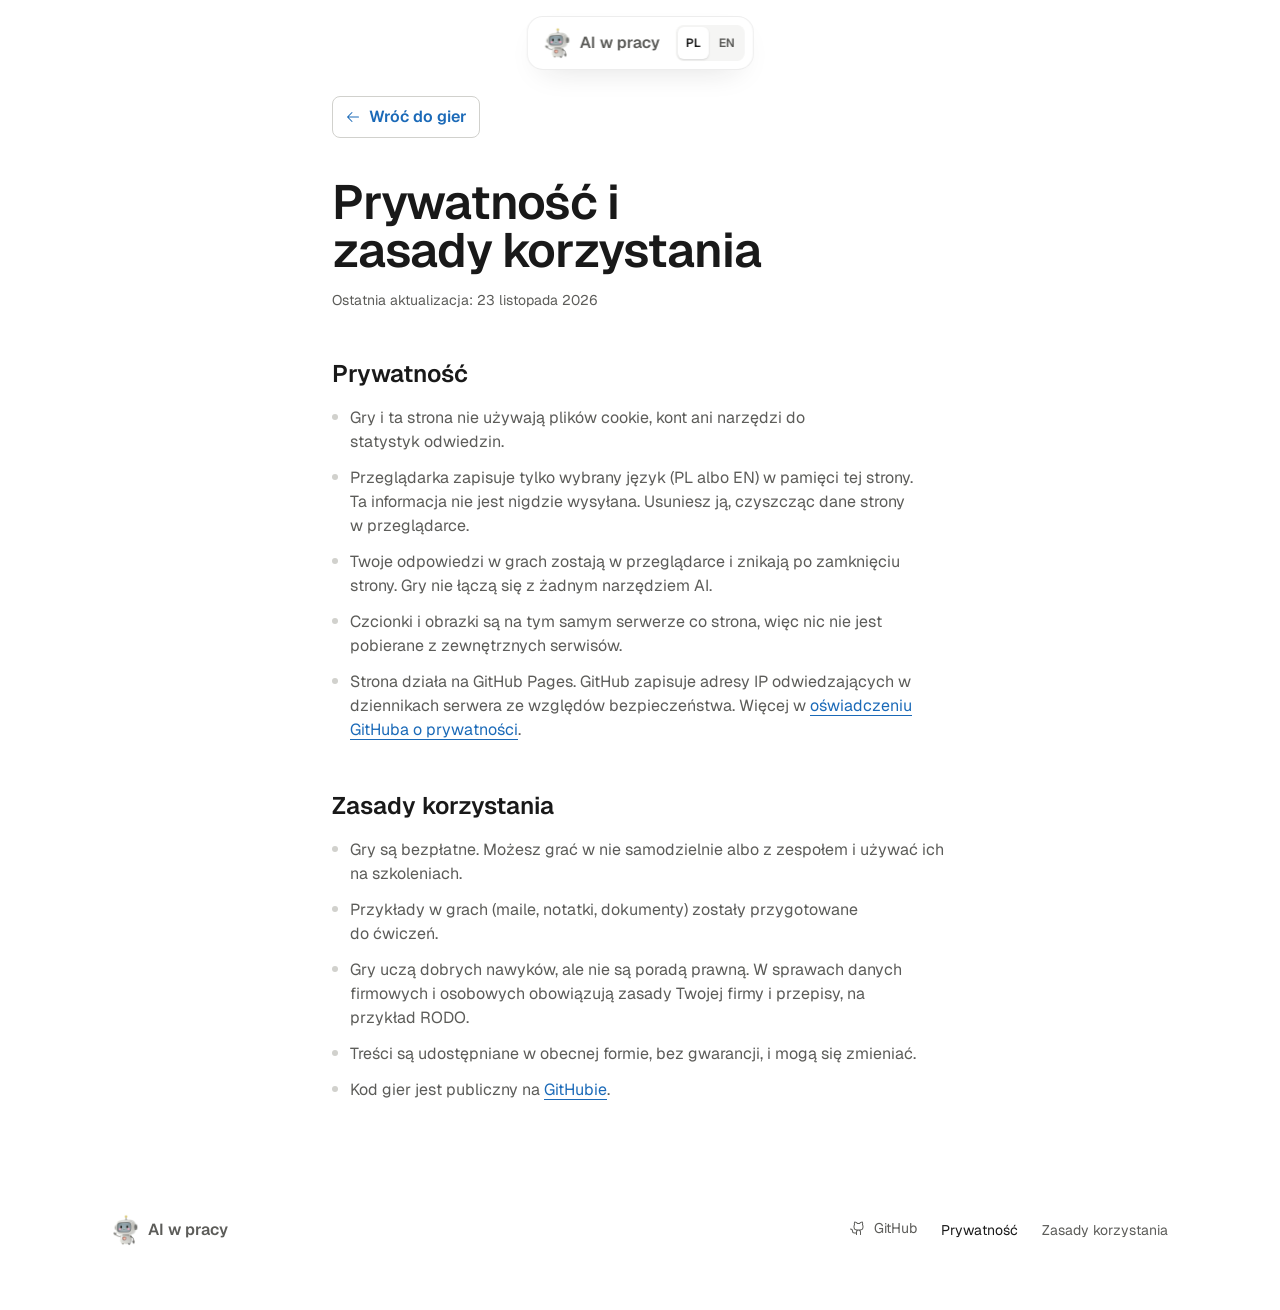
<file: privacy.html>
<!doctype html>
<html lang="pl">
<head>
<meta charset="utf-8">
<meta name="viewport" content="width=device-width, initial-scale=1">
<meta name="color-scheme" content="light">
<title>Prywatność i zasady korzystania | AI w pracy</title>
<meta name="description" content="Jakie dane zbierają gry AI w pracy (żadnych) i na jakich zasadach można z nich korzystać.">
<link rel="canonical" href="https://kian09j.github.io/privacy.html">
<meta property="og:type" content="website">
<meta property="og:url" content="https://kian09j.github.io/privacy.html">
<meta property="og:title" content="Prywatność i zasady korzystania | AI w pracy">
<meta property="og:description" content="Gry nie używają plików cookie, kont ani statystyk odwiedzin.">
<meta property="og:image" content="https://kian09j.github.io/og-image.png">
<meta name="twitter:card" content="summary_large_image">
<link rel="icon" href="data:image/svg+xml,%3Csvg xmlns='http://www.w3.org/2000/svg' viewBox='0 0 120 120'%3E%3Cpath d='M60 26V13' stroke='%2337352f' stroke-width='5' stroke-linecap='round'/%3E%3Ccircle cx='60' cy='10' r='8' fill='%23f5c84c' stroke='%2337352f' stroke-width='4'/%3E%3Crect x='10' y='26' width='100' height='84' rx='28' fill='%23ffffff' stroke='%2337352f' stroke-width='6'/%3E%3Crect x='24' y='42' width='72' height='52' rx='16' fill='%23f1f1ef' stroke='%2337352f' stroke-width='4'/%3E%3Cellipse cx='45' cy='66' rx='7' ry='10' fill='%2337352f'/%3E%3Cellipse cx='75' cy='66' rx='7' ry='10' fill='%2337352f'/%3E%3C/svg%3E">
<link rel="stylesheet" href="site.css">
<style>
  .doc { max-width: 680px; padding-top: var(--space-900); padding-bottom: var(--space-700); }
  .doc-head { display: flex; flex-direction: column; align-items: flex-start; gap: var(--space-200); margin-bottom: var(--space-600); }
  .doc-head .btn { margin-bottom: var(--space-300); }
  .doc section { scroll-margin-top: var(--space-800); }
  .doc section + section { margin-top: var(--space-600); }
  .doc h2 { margin-bottom: var(--space-200); }
  .doc ul { display: flex; flex-direction: column; gap: var(--space-100); }
  .doc li { display: flex; gap: var(--space-100); }
  .doc li::before { content: ""; flex-shrink: 0; width: 6px; height: 6px; margin-top: var(--space-75); border-radius: var(--radius-full); background: var(--line-strong); }
  .doc a { color: var(--accent); text-underline-offset: 4px; }
  .footer-links a[aria-current] { color: var(--text); }
</style>
</head>
<body>

<a class="skip button-sm" href="#main"><span data-lang-block="pl">Przejdź do treści</span><span data-lang-block="en" hidden>Skip to content</span></a>

<nav class="nav" aria-label="Nawigacja">
  <a class="logo body-1" href="./" data-home><img src="bajtek/idle.png" alt="" width="248" height="288"><span data-lang-block="pl">AI <span>w pracy</span></span><span data-lang-block="en" hidden>AI <span>at work</span></span></a>
  <div class="lang" id="lang" role="group" aria-label="Język / Language">
    <button type="button" class="button-xsm" data-lang="pl" aria-pressed="true">PL</button>
    <button type="button" class="button-xsm" data-lang="en" aria-pressed="false">EN</button>
  </div>
</nav>

<main id="main" tabindex="-1" class="container doc">

  <div data-lang-block="pl" lang="pl">
    <header class="doc-head">
      <a class="btn btn-secondary button-md" href="./" data-home><svg class="icon icon-sm" viewBox="0 0 256 256" fill="currentColor" aria-hidden="true"><path d="M224,128a8,8,0,0,1-8,8H59.31l58.35,58.34a8,8,0,0,1-11.32,11.32l-72-72a8,8,0,0,1,0-11.32l72-72a8,8,0,0,1,11.32,11.32L59.31,120H216A8,8,0,0,1,224,128Z"/></svg>Wróć do gier</a>
      <h1 class="heading-3 md:heading-2">Prywatność i zasady korzystania</h1>
      <p class="caption-2 muted">Ostatnia aktualizacja: 23 listopada 2026</p>
    </header>

    <section id="privacy" data-anchor="privacy" aria-labelledby="privacy-pl">
      <h2 class="heading-5" id="privacy-pl">Prywatność</h2>
      <ul class="body-3 muted">
        <li><p>Gry i ta strona nie używają plików cookie, kont ani narzędzi do statystyk odwiedzin.</p></li>
        <li><p>Przeglądarka zapisuje tylko wybrany język (PL albo EN) w pamięci tej strony. Ta informacja nie jest nigdzie wysyłana. Usuniesz ją, czyszcząc dane strony w przeglądarce.</p></li>
        <li><p>Twoje odpowiedzi w grach zostają w przeglądarce i znikają po zamknięciu strony. Gry nie łączą się z żadnym narzędziem AI.</p></li>
        <li><p>Czcionki i obrazki są na tym samym serwerze co strona, więc nic nie jest pobierane z zewnętrznych serwisów.</p></li>
        <li><p>Strona działa na GitHub Pages. GitHub zapisuje adresy IP odwiedzających w dziennikach serwera ze względów bezpieczeństwa. Więcej w <a href="https://docs.github.com/en/site-policy/privacy-policies/github-general-privacy-statement">oświadczeniu GitHuba o prywatności</a>.</p></li>
      </ul>
    </section>

    <section id="terms" data-anchor="terms" aria-labelledby="terms-pl">
      <h2 class="heading-5" id="terms-pl">Zasady korzystania</h2>
      <ul class="body-3 muted">
        <li><p>Gry są bezpłatne. Możesz grać w nie samodzielnie albo z zespołem i używać ich na szkoleniach.</p></li>
        <li><p>Przykłady w grach (maile, notatki, dokumenty) zostały przygotowane do ćwiczeń.</p></li>
        <li><p>Gry uczą dobrych nawyków, ale nie są poradą prawną. W sprawach danych firmowych i osobowych obowiązują zasady Twojej firmy i przepisy, na przykład RODO.</p></li>
        <li><p>Treści są udostępniane w obecnej formie, bez gwarancji, i mogą się zmieniać.</p></li>
        <li><p>Kod gier jest publiczny na <a href="https://github.com/kian09j">GitHubie</a>.</p></li>
      </ul>
    </section>
  </div>

  <div data-lang-block="en" lang="en" hidden>
    <header class="doc-head">
      <a class="btn btn-secondary button-md" href="./" data-home><svg class="icon icon-sm" viewBox="0 0 256 256" fill="currentColor" aria-hidden="true"><path d="M224,128a8,8,0,0,1-8,8H59.31l58.35,58.34a8,8,0,0,1-11.32,11.32l-72-72a8,8,0,0,1,0-11.32l72-72a8,8,0,0,1,11.32,11.32L59.31,120H216A8,8,0,0,1,224,128Z"/></svg>Back to the games</a>
      <h1 class="heading-3 md:heading-2">Privacy and terms of use</h1>
      <p class="caption-2 muted">Last updated: 23 November 2026</p>
    </header>

    <section id="privacy-en" data-anchor="privacy" aria-labelledby="privacy-en-title">
      <h2 class="heading-5" id="privacy-en-title">Privacy</h2>
      <ul class="body-3 muted">
        <li><p>The games and this site use no cookies, no accounts and no visitor analytics.</p></li>
        <li><p>Your browser only saves the language you picked (PL or EN) in this site's storage. It is never sent anywhere. Clear the site's data in your browser to remove it.</p></li>
        <li><p>Your answers in the games stay in your browser and are gone when you close the page. The games don't connect to any AI tool.</p></li>
        <li><p>Fonts and images are served from the same server as the site, so nothing loads from outside services.</p></li>
        <li><p>The site runs on GitHub Pages. GitHub logs visitor IP addresses for security purposes. See <a href="https://docs.github.com/en/site-policy/privacy-policies/github-general-privacy-statement">GitHub's privacy statement</a> for details.</p></li>
      </ul>
    </section>

    <section id="terms-en" data-anchor="terms" aria-labelledby="terms-en-title">
      <h2 class="heading-5" id="terms-en-title">Terms of use</h2>
      <ul class="body-3 muted">
        <li><p>The games are free. Play them on your own or with a team, and use them in training sessions.</p></li>
        <li><p>The examples in the games (emails, notes, documents) were written for the exercises.</p></li>
        <li><p>The games teach good habits but are not legal advice. For company and personal data, your company's rules and the law, such as the GDPR, apply.</p></li>
        <li><p>The content is provided as is, without warranty, and may change.</p></li>
        <li><p>The code for the games is public on <a href="https://github.com/kian09j">GitHub</a>.</p></li>
      </ul>
    </section>
  </div>

</main>

<footer class="footer">
  <div class="container footer-inner">
    <div class="footer-brand">
      <a class="logo body-1" href="./" data-home><img src="bajtek/idle.png" alt="" width="248" height="288" loading="lazy"><span data-lang-block="pl">AI <span>w pracy</span></span><span data-lang-block="en" hidden>AI <span>at work</span></span></a>
    </div>
    <ul class="footer-links">
      <li><a class="body-6" href="https://github.com/kian09j"><svg class="icon icon-sm" viewBox="0 0 256 256" fill="currentColor" aria-hidden="true"><path d="M208.31,75.68A59.78,59.78,0,0,0,202.93,28,8,8,0,0,0,196,24a59.75,59.75,0,0,0-48,24H124A59.75,59.75,0,0,0,76,24a8,8,0,0,0-6.93,4,59.78,59.78,0,0,0-5.38,47.68A58.14,58.14,0,0,0,56,104v8a56.06,56.06,0,0,0,48.44,55.47A39.8,39.8,0,0,0,96,192v8H72a24,24,0,0,1-24-24A40,40,0,0,0,8,136a8,8,0,0,0,0,16,24,24,0,0,1,24,24,40,40,0,0,0,40,40H96v16a8,8,0,0,0,16,0V192a24,24,0,0,1,48,0v40a8,8,0,0,0,16,0V192a39.8,39.8,0,0,0-8.44-24.53A56.06,56.06,0,0,0,216,112v-8A58.14,58.14,0,0,0,208.31,75.68ZM200,112a40,40,0,0,1-40,40H112a40,40,0,0,1-40-40v-8a41.74,41.74,0,0,1,6.9-22.48A8,8,0,0,0,80,73.83a43.81,43.81,0,0,1,.79-33.58,43.88,43.88,0,0,1,32.32,20.06A8,8,0,0,0,119.82,64h32.35a8,8,0,0,0,6.74-3.69,43.87,43.87,0,0,1,32.32-20.06A43.81,43.81,0,0,1,192,73.83a8.09,8.09,0,0,0,1,7.65A41.72,41.72,0,0,1,200,104Z"/></svg>GitHub</a></li>
      <li><a class="body-6" href="#privacy" aria-current="page"><span data-lang-block="pl">Prywatność</span><span data-lang-block="en" hidden>Privacy</span></a></li>
      <li><a class="body-6" href="#terms"><span data-lang-block="pl">Zasady korzystania</span><span data-lang-block="en" hidden>Terms of use</span></a></li>
    </ul>
  </div>
</footer>

<script>
const TITLES = { pl: "Prywatność i zasady korzystania | AI w pracy", en: "Privacy and terms of use | AI at work" };

function setLang(l) {
  const lang = l === "en" ? "en" : "pl";
  document.documentElement.lang = lang;
  document.title = TITLES[lang];
  document.querySelectorAll("[data-lang-block]").forEach((el) => { el.hidden = el.dataset.langBlock !== lang; });
  document.querySelectorAll("#lang button").forEach((b) => b.setAttribute("aria-pressed", String(b.dataset.lang === lang)));
  document.querySelectorAll("[data-home]").forEach((a) => { a.href = `./?lang=${lang}`; });
  // #privacy and #terms always point at the copy in the visible language
  document.querySelectorAll("section[data-anchor]").forEach((s) => {
    const own = s.closest("[data-lang-block]").dataset.langBlock;
    s.id = own === lang ? s.dataset.anchor : `${s.dataset.anchor}-${own}`;
  });
  try { localStorage.setItem("lang", lang); } catch (e) { /* storage unavailable */ }
}

document.querySelectorAll("#lang button").forEach((b) => b.addEventListener("click", () => setLang(b.dataset.lang)));

let saved = null;
try { saved = localStorage.getItem("lang"); } catch (e) { /* storage unavailable */ }
const urlLang = new URLSearchParams(location.search).get("lang");
setLang(urlLang === "en" || urlLang === "pl" ? urlLang : saved || "pl");

// The browser jumps to #privacy or #terms while the page is still loading, before the language is set,
// so jump again once everything is in place
window.addEventListener("load", () => {
  const target = location.hash && document.getElementById(location.hash.slice(1));
  if (target) target.scrollIntoView({ behavior: "instant" });
});

</script>
</body>
</html>
</file>
<file: site.css>
/* AI w pracy: shared design system for every page of the site.
   Values follow the landing page design skill: one typeface (Geist), the Tailwind type scale
   through named text styles, a fixed spacing scale, Tailwind radii and one base motion curve. */

/* Geist, self hosted (SIL Open Font License, see fonts/OFL.txt), so no request goes to a font service */
@font-face {
  font-family: "Geist";
  font-style: normal;
  font-display: swap;
  font-weight: 100 900;
  src: url("fonts/geist-latin-ext-wght-normal.woff2") format("woff2");
  unicode-range: U+0100-02BA, U+02BD-02C5, U+02C7-02CC, U+02CE-02D7, U+02DD-02FF, U+0304, U+0308, U+0329, U+1D00-1DBF, U+1E00-1E9F, U+1EF2-1EFF, U+2020, U+20A0-20AB, U+20AD-20C0, U+2113, U+2C60-2C7F, U+A720-A7FF;
}
@font-face {
  font-family: "Geist";
  font-style: normal;
  font-display: swap;
  font-weight: 100 900;
  src: url("fonts/geist-latin-wght-normal.woff2") format("woff2");
  unicode-range: U+0000-00FF, U+0131, U+0152-0153, U+02BB-02BC, U+02C6, U+02DA, U+02DC, U+0304, U+0308, U+0329, U+2000-206F, U+20AC, U+2122, U+2191, U+2193, U+2212, U+2215, U+FEFF, U+FFFD;
}

:root {
  /* Spacing: only these values */
  --space-0: 0;
  --space-25: 2px;
  --space-50: 4px;
  --space-75: 8px;
  --space-100: 12px;
  --space-200: 16px;
  --space-300: 24px;
  --space-400: 32px;
  --space-500: 40px;
  --space-600: 48px;
  --space-700: 64px;
  --space-800: 80px;
  --space-900: 96px;

  /* Radius: Tailwind values */
  --radius-sm: 2px;
  --radius: 4px;
  --radius-md: 6px;
  --radius-lg: 8px;
  --radius-xl: 12px;
  --radius-2xl: 16px;
  --radius-3xl: 24px;
  --radius-full: 9999px;

  /* Color (light theme, flat surfaces only) */
  --bg: #ffffff;
  --surface: #f5f5f4;
  --surface-strong: #ececea;
  --text: #191919;
  --muted: #5c5c59;
  --line: #e6e6e3;
  --line-strong: #d1d1cd;
  --accent: #1b6ab8;
  --accent-hover: #155696;
  --accent-soft: #e8f1f9;
  --on-accent: #ffffff;
  --on-tint: #55534e;
  --nav-bg: rgba(255, 255, 255, 0.72);
  --panel-bg: rgba(255, 255, 255, 0.94);

  /* Motion: weighted, decelerating into place */
  --ease: cubic-bezier(0.22, 1, 0.36, 1);
  --dur: 500ms;
  --dur-hover: 300ms;
  --dur-reveal: 700ms;

  --font: "Geist", ui-sans-serif, system-ui, -apple-system, "Segoe UI", sans-serif;
}

/* Base */
*, *::before, *::after { box-sizing: border-box; }
html { -webkit-text-size-adjust: 100%; scroll-behavior: smooth; }
body {
  margin: 0; background: var(--bg); color: var(--text); font-family: var(--font);
  font-size: 16px; line-height: 24px; -webkit-font-smoothing: antialiased; -moz-osx-font-smoothing: grayscale;
  overflow-x: hidden;
}
h1, h2, h3, h4, h5, h6, p, ul, ol, figure, dl, dd { margin: 0; }
ul, ol { padding: 0; list-style: none; }
h1, h2, h3, h4, h5, h6 { text-wrap: balance; }
p, li, dd, summary { text-wrap: pretty; }
img, svg { display: block; }
[hidden] { display: none !important; }
a { color: inherit; }
button { font-family: inherit; }
:focus-visible { outline: 2px solid var(--accent); outline-offset: 2px; }
.muted { color: var(--muted); }
.sr-only {
  position: absolute; width: 1px; height: 1px; padding: 0; margin: -1px; overflow: hidden;
  clip: rect(0, 0, 0, 0); white-space: nowrap; border: 0;
}

/* Text styles: every piece of text uses one of these */
.heading-1 { font-size: 60px; line-height: 60px; font-weight: 600; letter-spacing: -0.025em; }
.heading-2 { font-size: 48px; line-height: 48px; font-weight: 600; letter-spacing: -0.025em; }
.heading-3 { font-size: 36px; line-height: 40px; font-weight: 600; letter-spacing: -0.025em; }
.heading-4 { font-size: 30px; line-height: 36px; font-weight: 600; }
.heading-5 { font-size: 24px; line-height: 32px; font-weight: 600; }
.heading-6 { font-size: 20px; line-height: 28px; font-weight: 600; }
.title-1 { font-size: 20px; line-height: 28px; font-weight: 500; }
.title-2 { font-size: 18px; line-height: 28px; font-weight: 500; }
.title-3 { font-size: 16px; line-height: 24px; font-weight: 500; }
.title-4 { font-size: 14px; line-height: 20px; font-weight: 500; }
.title-5 { font-size: 12px; line-height: 16px; font-weight: 500; }
.body-1 { font-size: 16px; line-height: 24px; font-weight: 600; }
.body-2 { font-size: 16px; line-height: 24px; font-weight: 500; }
.body-3 { font-size: 16px; line-height: 24px; font-weight: 400; }
.body-4 { font-size: 14px; line-height: 20px; font-weight: 600; }
.body-5 { font-size: 14px; line-height: 20px; font-weight: 500; }
.body-6 { font-size: 14px; line-height: 20px; font-weight: 400; }
/* Added for this project: lead paragraphs (text-xl and text-lg, regular) */
.body-7 { font-size: 20px; line-height: 28px; font-weight: 400; }
.body-8 { font-size: 18px; line-height: 28px; font-weight: 400; }
.button-lg { font-size: 18px; line-height: 28px; font-weight: 600; }
.button-md { font-size: 16px; line-height: 24px; font-weight: 600; }
.button-sm { font-size: 14px; line-height: 20px; font-weight: 600; }
.button-xsm { font-size: 12px; line-height: 16px; font-weight: 600; }
.caption-1 { font-size: 14px; line-height: 20px; font-weight: 500; }
.caption-2 { font-size: 14px; line-height: 20px; font-weight: 400; }
.caption-3 { font-size: 12px; line-height: 16px; font-weight: 600; }
.caption-4 { font-size: 12px; line-height: 16px; font-weight: 500; }
.caption-5 { font-size: 12px; line-height: 16px; font-weight: 400; }

/* From 768px up, a text style can step up (class names like md:heading-1) */
@media (min-width: 768px) {
  .md\:heading-1 { font-size: 60px; line-height: 60px; font-weight: 600; letter-spacing: -0.025em; }
  .md\:heading-2 { font-size: 48px; line-height: 48px; font-weight: 600; letter-spacing: -0.025em; }
  .md\:heading-3 { font-size: 36px; line-height: 40px; font-weight: 600; letter-spacing: -0.025em; }
  .md\:body-7 { font-size: 20px; line-height: 28px; font-weight: 400; }
}

/* Layout */
.container { width: 100%; max-width: 1120px; margin-inline: auto; padding-inline: var(--space-200); }
@media (min-width: 768px) { .container { padding-inline: var(--space-400); } }
/* Headline lines break at meaningful points from 768px up; on phones the text flows and balances */
@media (min-width: 768px) { .line { display: block; text-wrap: balance; } }

/* Skip link for keyboard users */
.skip {
  position: fixed; top: var(--space-200); left: var(--space-200); z-index: 100;
  padding: var(--space-75) var(--space-100); border-radius: var(--radius-lg);
  background: var(--text); color: var(--bg); text-decoration: none;
  transform: translateY(-200%); transition: transform var(--dur) var(--ease);
}
.skip:focus { transform: none; }

/* Icons (Phosphor, inline SVG) */
.icon { width: 20px; height: 20px; flex-shrink: 0; }
.icon-sm { width: 16px; height: 16px; }
.icon-lg { width: 24px; height: 24px; }

/* Buttons: 8px vertical, 12px horizontal padding */
.btn {
  display: inline-flex; align-items: center; justify-content: center; gap: var(--space-75);
  padding: var(--space-75) var(--space-100); border: 1px solid transparent; border-radius: var(--radius-lg);
  text-decoration: none; cursor: pointer; white-space: nowrap;
  transition: background-color var(--dur-hover) var(--ease), border-color var(--dur-hover) var(--ease), transform var(--dur) var(--ease);
}
.btn .icon { transition: transform var(--dur) var(--ease); }
.btn:hover { transform: translateY(calc(var(--space-25) * -1)); }
.btn:hover .icon-move { transform: translateX(var(--space-50)); }
.btn:active { transform: scale(0.98); }
.btn-primary { background: var(--accent); color: var(--on-accent); }
.btn-primary:hover { background: var(--accent-hover); }
.btn-secondary { background: var(--bg); color: var(--text); border-color: var(--line-strong); }
.btn-secondary:hover { background: var(--surface); }

/* Floating navigation: compact, centered, translucent over a blur */
.nav {
  position: fixed; top: var(--space-200); left: 50%; z-index: 50; transform: translateX(-50%);
  display: flex; align-items: center; gap: var(--space-75);
  width: max-content; max-width: calc(100% - var(--space-400));
  padding: var(--space-75); border: 1px solid rgba(25, 25, 25, 0.08); border-radius: var(--radius-2xl);
  background: var(--nav-bg); -webkit-backdrop-filter: blur(16px) saturate(1.4); backdrop-filter: blur(16px) saturate(1.4);
  box-shadow: 0 12px 32px -16px rgba(25, 25, 25, 0.18);
}
.logo {
  display: flex; align-items: center; gap: var(--space-75); padding: var(--space-25) var(--space-75);
  border-radius: var(--radius-lg); text-decoration: none; white-space: nowrap;
}
.logo img { width: auto; height: 32px; }
.logo span { color: var(--muted); }
.nav-links { display: none; gap: var(--space-25); }
.nav-link {
  padding: var(--space-75) var(--space-100); border-radius: var(--radius-lg); color: var(--muted); text-decoration: none;
  transition: background-color var(--dur-hover) var(--ease), color var(--dur-hover) var(--ease);
}
.nav-link:hover { background: var(--surface); color: var(--text); }
.nav-link[aria-current] { background: var(--surface-strong); color: var(--text); }

/* Language switch: outer radius 8, 2px gap, so the buttons get 6 */
.lang { display: flex; gap: var(--space-25); padding: var(--space-25); border-radius: var(--radius-lg); background: var(--surface); }
.lang button {
  padding: var(--space-75); border: 0; border-radius: var(--radius-md); background: transparent; color: var(--muted); cursor: pointer;
  transition: background-color var(--dur-hover) var(--ease), color var(--dur-hover) var(--ease), transform var(--dur) var(--ease);
}
.lang button:hover { color: var(--text); }
.lang button:active { transform: scale(0.98); }
.lang button[aria-pressed="true"] { background: var(--bg); color: var(--text); box-shadow: 0 1px 2px rgba(25, 25, 25, 0.12); }

@media (min-width: 768px) {
  .nav-links { display: flex; }
}

/* Footer */
.footer { padding-block: var(--space-600) var(--space-700); }
.footer-inner { display: flex; flex-wrap: wrap; align-items: center; justify-content: space-between; gap: var(--space-300); }
.footer-brand { display: flex; flex-direction: column; gap: var(--space-75); max-width: 420px; }
.footer-brand .logo { padding: 0; align-self: flex-start; }
.footer-links { display: flex; flex-wrap: wrap; gap: var(--space-75) var(--space-300); }
.footer-links a {
  display: inline-flex; align-items: center; gap: var(--space-75); color: var(--muted); text-decoration: none;
  transition: color var(--dur-hover) var(--ease);
}
.footer-links a:hover { color: var(--text); text-decoration: underline; text-underline-offset: 4px; }

@media (prefers-reduced-motion: reduce) {
  html { scroll-behavior: auto; }
  .btn:hover, .btn:active, .btn:hover .icon-move, .lang button:active { transform: none; }
}
</file>
